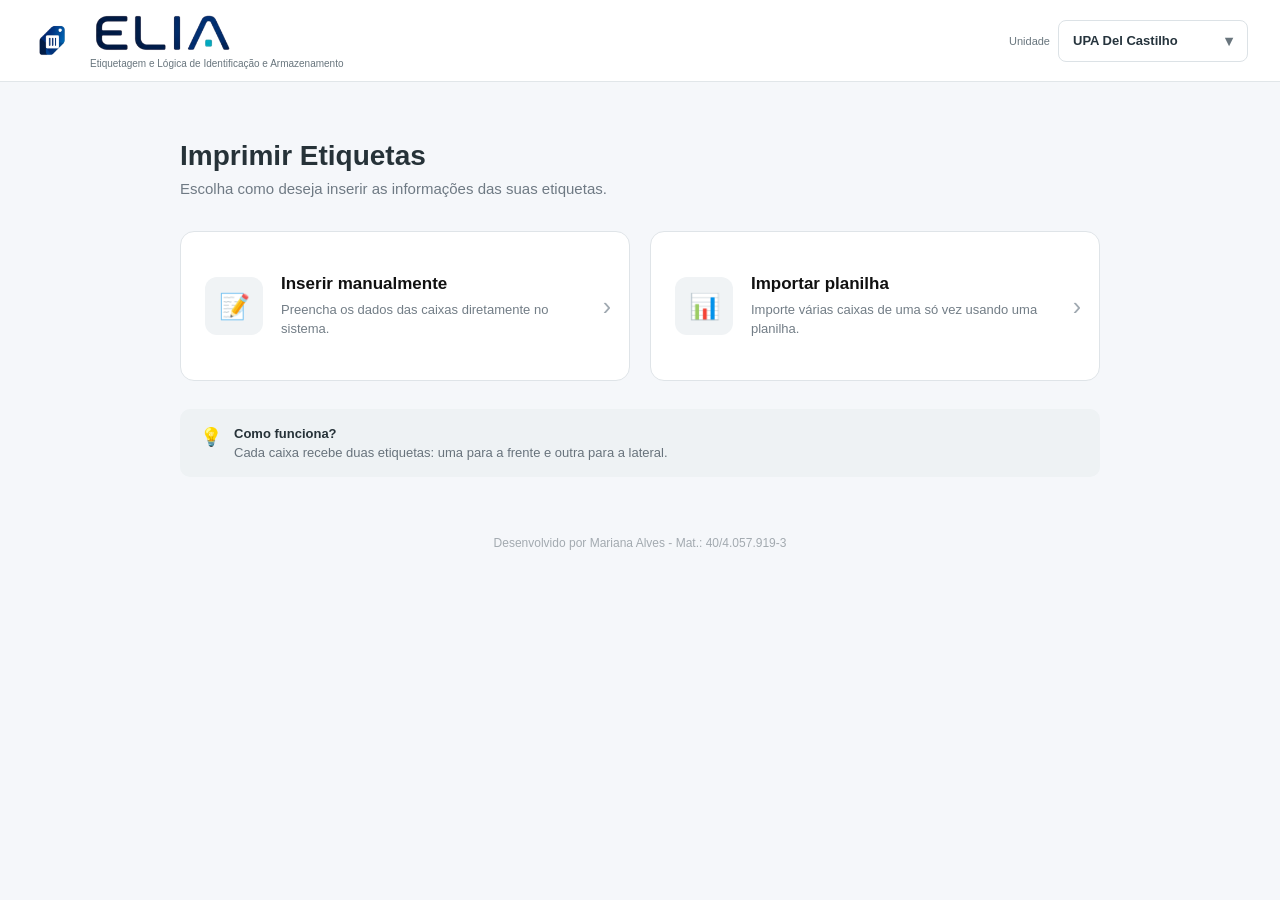
<file: index.html>
<!DOCTYPE html>
<html lang="pt-BR">
<head>
<meta charset="UTF-8">
<meta name="viewport" content="width=device-width, initial-scale=1.0">
<title>ELIA</title>

<script src="https://cdn.sheetjs.com/xlsx-0.20.3/package/dist/xlsx.full.min.js"></script>

<style>
*{box-sizing:border-box;margin:0;padding:0}

html{scroll-behavior:smooth}

body{
  font-family:Arial,Helvetica,sans-serif;
  background:#f5f7fa;
  color:#263238;
  min-height:100vh
}

button,input{
  font-family:inherit
}

button{
  -webkit-tap-highlight-color:transparent
}

/* =========================================================
   CABEÇALHO DO SISTEMA
========================================================= */

.cabecalho-sistema{
  width:100%;
  min-height:82px;
  display:flex;
  align-items:center;
  justify-content:space-between;
  gap:30px;
  padding:10px 32px;
  background:#fff;
  border-bottom:1px solid #e1e6e9
}

.cabecalho-esquerdo{
  display:flex;
  align-items:center;
  gap:16px;
  min-width:0;
  flex:1
}

.logo-sistema{
  width:42px;
  height:42px;
  max-width:42px;
  max-height:42px;
  object-fit:contain;
  display:block;
  flex-shrink:0
}

.logo-fallback{
  display:none;
  align-items:center;
  gap:8px;
  color:#1267a5;
  font-weight:800;
  font-size:18px;
  white-space:nowrap
}

.logo-fallback-mark{
  width:30px;
  height:30px;
  border:3px solid #1267a5;
  border-radius:7px;
  display:flex;
  align-items:center;
  justify-content:center;
  font-size:18px
}

.titulo-sistema{
  display:flex;
  flex-direction:column;
  justify-content:center;
  min-width:0
}

.logo-elia{
  width:145px;
  max-width:145px;
  height:auto;
  max-height:42px;
  object-fit:contain;
  display:block
}

.titulo-sistema span{
  margin-top:4px;
  font-size:10px;
  color:#68757d;
  white-space:nowrap
}

.seletor-unidade{
  position:relative;
  display:flex;
  align-items:center;
  gap:8px;
  flex-shrink:0
}

.rotulo-unidade{
  font-size:11px;
  color:#68757d
}

.botao-unidade{
  min-height:42px;
  min-width:190px;
  padding:0 14px;
  display:flex;
  align-items:center;
  justify-content:space-between;
  gap:10px;
  background:#fff;
  border:1px solid #dce2e6;
  border-radius:8px;
  color:#26343d;
  font-size:13px;
  font-weight:600;
  cursor:pointer
}

.botao-unidade:hover{
  background:#f5f7f8;
  border-color:#b9c2c8
}

.seta-unidade{
  font-size:15px;
  color:#69757d;
  flex-shrink:0
}

.menu-unidades{
  position:absolute;
  top:calc(100% + 7px);
  right:0;
  min-width:190px;
  background:#fff;
  border:1px solid #dce2e6;
  border-radius:8px;
  box-shadow:0 8px 25px rgba(0,0,0,.1);
  padding:6px;
  display:none;
  z-index:1000
}

.menu-unidades.aberto{
  display:block
}

.menu-unidades button{
  width:100%;
  padding:10px 12px;
  background:transparent;
  border:none;
  border-radius:6px;
  text-align:left;
  color:#34414a;
  font-size:12px;
  cursor:pointer
}

.menu-unidades button:hover{
  background:#f2f5f6
}

/* =========================================================
   ESTRUTURA
========================================================= */

.conteudo{
  width:min(920px,calc(100% - 40px));
  margin:0 auto;
  padding:58px 0 30px
}

.boas-vindas{
  margin-bottom:34px
}

.boas-vindas h1,
.cabecalho-pagina h1{
  font-size:28px;
  margin-bottom:8px
}

.boas-vindas p,
.cabecalho-pagina p{
  color:#6f7a84;
  font-size:15px
}

.pagina-inicial{
  display:block
}

.pagina-manual{
  display:none
}

/* =========================================================
   TELA INICIAL
========================================================= */

.opcoes-entrada{
  display:grid;
  grid-template-columns:1fr 1fr;
  gap:20px;
  width:100%
}

.card-opcao{
  position:relative;
  width:100%;
  min-height:150px;
  background:#fff;
  border:1px solid #dfe4e8;
  border-radius:14px;
  padding:24px 48px 24px 24px;
  display:flex;
  align-items:center;
  gap:18px;
  text-align:left;
  cursor:pointer
}

.card-opcao:hover{
  transform:translateY(-2px);
  border-color:#b7c0c8;
  box-shadow:0 8px 22px rgba(0,0,0,.07)
}

.icone-opcao{
  width:58px;
  height:58px;
  min-width:58px;
  border-radius:12px;
  background:#f0f3f5;
  display:flex;
  align-items:center;
  justify-content:center;
  font-size:25px
}

.card-opcao>div:not(.icone-opcao){
  min-width:0;
  flex:1
}

.card-opcao h2{
  font-size:17px;
  margin-bottom:7px;
  color:#111
}

.card-opcao p{
  color:#727d86;
  font-size:13px;
  line-height:1.45
}

.seta-card{
  position:absolute;
  right:18px;
  top:50%;
  transform:translateY(-50%);
  font-size:25px;
  color:#a0a9b1
}

.informacao{
  margin-top:28px;
  background:#eef2f4;
  border-radius:10px;
  padding:17px 20px;
  display:flex;
  align-items:flex-start;
  gap:12px;
  font-size:13px
}

.icone-info{
  font-size:18px
}

.informacao strong{
  display:block;
  margin-bottom:4px
}

.informacao p{
  color:#68737c
}

/* =========================================================
   PÁGINA MANUAL
========================================================= */

.cabecalho-pagina{
  margin-bottom:35px
}

.botao-voltar{
  border:none;
  background:transparent;
  color:#66717a;
  font-size:13px;
  cursor:pointer;
  margin-bottom:20px;
  padding:0
}

.botao-voltar:hover{
  color:#263238
}

/* =========================================================
   FORMULÁRIOS
========================================================= */

.bloco-formulario{
  background:#fff;
  border:1px solid #dfe4e8;
  border-radius:14px;
  padding:28px;
  margin-bottom:20px
}

.titulo-bloco{
  display:flex;
  align-items:center;
  gap:13px;
  margin-bottom:25px
}

.numero-bloco{
  width:32px;
  height:32px;
  border-radius:50%;
  background:#eef2f4;
  display:flex;
  align-items:center;
  justify-content:center;
  font-weight:bold;
  font-size:13px;
  flex-shrink:0
}

.titulo-bloco h2{
  font-size:17px;
  margin-bottom:4px
}

.titulo-bloco p{
  color:#7a858e;
  font-size:12px
}

.grade-formulario{
  display:grid;
  grid-template-columns:1fr 1fr;
  gap:20px
}

.campo{
  display:flex;
  flex-direction:column
}

.campo-grande{
  grid-column:1/-1
}

.campo label{
  font-size:12px;
  font-weight:bold;
  margin-bottom:7px;
  color:#4c5861
}

.campo input{
  height:42px;
  border:1px solid #d6dce1;
  border-radius:8px;
  padding:0 12px;
  outline:none;
  font-size:14px;
  background:#fff
}

.campo input:focus{
  border-color:#8e99a2;
  box-shadow:0 0 0 3px rgba(120,130,140,.08)
}

.opcoes-radio{
  height:42px;
  display:flex;
  align-items:center;
  gap:25px
}

.radio-opcao{
  display:flex;
  align-items:center;
  gap:8px;
  cursor:pointer;
  font-size:14px
}

.radio-opcao input{
  width:16px;
  height:16px
}

.previsao-numeracao{
  margin-top:22px;
  padding:14px 16px;
  border-radius:9px;
  background:#f4f6f7;
  display:flex;
  align-items:center;
  gap:12px
}

.icone-previsao{
  font-size:20px
}

.previsao-numeracao strong{
  display:block;
  font-size:13px;
  margin-bottom:3px
}

.previsao-numeracao p{
  font-size:12px;
  color:#707b84
}

/* =========================================================
   TAMANHOS
========================================================= */

.opcoes-tamanho{
  display:grid;
  grid-template-columns:repeat(3,1fr);
  gap:15px
}

.card-tamanho{
  background:#fff;
  border:1px solid #dfe4e8;
  border-radius:12px;
  padding:18px;
  cursor:pointer;
  text-align:center
}

.card-tamanho:hover{
  border-color:#aab3ba;
  transform:translateY(-2px)
}

.card-tamanho.selecionado{
  border:2px solid #263238;
  background:#f8f9fa
}

.folha-preview{
  width:110px;
  height:80px;
  margin:0 auto 15px;
  background:#f8f9fa;
  border:1px solid #cbd2d7;
  padding:4px;
  display:grid;
  gap:3px
}

.folha-a4{
  grid-template-columns:1fr
}

.folha-a5{
  grid-template-columns:1fr 1fr
}

.folha-a6{
  grid-template-columns:1fr 1fr;
  grid-template-rows:1fr 1fr
}

.etiqueta-mini{
  background:#fff;
  border:1px solid #aeb7be;
  display:flex;
  align-items:center;
  justify-content:center;
  font-size:9px;
  color:#6c767e
}

.informacao-tamanho strong{
  display:block;
  font-size:16px;
  margin-bottom:4px
}

.informacao-tamanho span{
  display:block;
  font-size:11px;
  color:#707b84;
  margin-bottom:7px
}

.informacao-tamanho small{
  font-size:10px;
  color:#9099a0
}

/* =========================================================
   RESUMO
========================================================= */

.resumo-etiqueta{
  background:#eef2f4;
  border-radius:10px;
  padding:17px 20px;
  display:flex;
  align-items:center;
  justify-content:space-between;
  gap:15px;
  margin-top:25px
}

.resumo-etiqueta strong{
  display:block;
  font-size:13px;
  margin-bottom:4px
}

.resumo-etiqueta p{
  font-size:12px;
  color:#6e7982
}

#resumoQuantidade{
  font-weight:bold;
  font-size:13px;
  white-space:nowrap
}

.botao-principal{
  width:100%;
  min-height:50px;
  margin-top:20px;
  border:none;
  border-radius:9px;
  background:#263238;
  color:#fff;
  font-size:14px;
  font-weight:bold;
  cursor:pointer
}

.botao-principal:hover{
  background:#37474f
}

/* =========================================================
   LISTA DE MATERIAIS
========================================================= */

.lista-materiais{
  margin-top:30px
}

.cabecalho-lista{
  margin-bottom:15px
}

.cabecalho-lista h2{
  font-size:18px;
  margin-bottom:5px
}

.cabecalho-lista p{
  font-size:12px;
  color:#727d86
}

 .acoes-lote-materiais{
  display:flex;
  align-items:center;
  justify-content:space-between;
  flex-wrap:wrap;
  gap:10px;
  margin:0 0 14px;
  padding:10px 12px;
  background:#f7f9fb;
  border:1px solid #dfe5e8;
  border-radius:9px
}

.selecionar-todos-materiais{
  display:inline-flex;
  align-items:center;
  gap:8px;
  color:#263238;
  font-size:13px;
  font-weight:600;
  cursor:pointer
}

.selecionar-todos-materiais input,
.checkbox-material-selecao{
  width:17px;
  height:17px;
  margin:0;
  accent-color:#263238;
  cursor:pointer
}

.botao-excluir-selecionados{
  min-height:34px;
  padding:7px 11px;
  border:1px solid #e0b7b7;
  border-radius:7px;
  background:#fff;
  color:#a12626;
  font-size:12px;
  font-weight:600
}

.botao-excluir-selecionados:disabled{
  opacity:.45;
  cursor:not-allowed
}

.item-material{
  display:flex;
  align-items:center;
  justify-content:space-between;
  gap:20px;
  padding:14px 16px;
  margin-bottom:10px;
  background:#fff;
  border:1px solid #dfe5e8;
  border-radius:10px
}

.informacoes-material{
  display:flex;
  align-items:center;
  gap:12px;
  flex:1;
  min-width:0
}

.informacoes-material strong{
  white-space:nowrap
}

.informacoes-material p{
  margin:0;
  white-space:nowrap;
  overflow:hidden;
  text-overflow:ellipsis;
  color:#5f6b73
}

.acoes-material{
  display:flex;
  align-items:center;
  gap:6px;
  flex-shrink:0
}

.acoes-material button{
  width:34px;
  height:34px;
  display:flex;
  align-items:center;
  justify-content:center;
  border:1px solid #d5dce0;
  border-radius:7px;
  background:#fff;
  cursor:pointer
}

.resumo-geral{
  margin-top:15px;
  padding:14px 16px;
  background:#eef2f4;
  border-radius:9px;
  display:flex;
  align-items:center;
  gap:8px;
  font-size:12px
}

/* =========================================================
   PRÉ-VISUALIZAÇÃO
========================================================= */

.area-previsualizacao{
  margin-top:40px;
  background:#fff;
  border:1px solid #dfe4e8;
  border-radius:14px;
  padding:28px
}

.cabecalho-preview{
  display:flex;
  align-items:flex-start;
  justify-content:space-between;
  margin-bottom:28px
}

.eyebrow-preview{
  display:block;
  font-size:10px;
  font-weight:bold;
  letter-spacing:1px;
  color:#89939b;
  margin-bottom:6px
}

.cabecalho-preview h2{
  font-size:20px;
  margin-bottom:5px
}

.cabecalho-preview p{
  font-size:12px;
  color:#727d86
}

.botao-fechar-preview{
  width:32px;
  height:32px;
  border:1px solid #dfe4e8;
  background:#fff;
  border-radius:7px;
  font-size:21px;
  cursor:pointer;
  color:#68737c
}

.container-etiquetas{
  display:flex;
  flex-wrap:wrap;
  justify-content:center;
  gap:25px;
  padding:25px;
  background:#f1f3f5;
  border-radius:10px;
  max-height:700px;
  overflow-y:auto
}

/* =========================================================
   ETIQUETA
========================================================= */

.etiqueta{
  position:relative;
  background:#fff;
  border:1px solid #202428;
  color:#111;
  display:flex;
  flex-direction:column;
  overflow:hidden;
  flex-shrink:0;
  box-shadow:0 3px 10px rgba(0,0,0,.08);
  container-type:inline-size
}

.etiqueta-a4{
  width:420px;
  height:297px
}

.etiqueta-a5{
  width:320px;
  height:226px
}

.etiqueta-a6{
  width:260px;
  height:184px
}

/* =========================================================
   CABEÇALHO DA ETIQUETA
   LOGO À ESQUERDA / UNIDADE À DIREITA
========================================================= */

.etiqueta-cabecalho{
  display:flex;
  align-items:center;
  justify-content:space-between;
  gap:18px;
  padding:10px 22px 6px;
  min-height:54px;
  flex-shrink:0
}

.etiqueta-logo{
  width:105px;
  height:auto;
  max-height:42px;
  object-fit:contain;
  object-position:left center;
  display:block;
  flex:0 0 auto
}

.etiqueta-unidade{
  text-align:right;
  line-height:1.05;
  min-width:0;
  max-width:58%;
  margin-left:auto;
  overflow-wrap:anywhere
}

.etiqueta-unidade strong{
  display:block;
  font-size:clamp(14px,3.8cqw,20px);
  font-weight:800;
  white-space:normal;
  overflow-wrap:anywhere
}

/* =========================================================
   CORPO DA ETIQUETA
   MENOR / CENTRALIZADO / BORDA MAIS GROSSA
========================================================= */

.etiqueta-corpo{
  width:82%;
  align-self:center;
  padding:16px 4.8cqw;
  display:flex;
  flex-direction:column;
  justify-content:center;
  gap:13px;
  flex:0 0 64%;
  min-height:0;
  border:3px solid #111;
  border-radius:12px;
  margin:0 auto 12px
}

.linha-etiqueta{
  display:grid;
  grid-template-columns:max-content minmax(0,1fr);
  align-items:baseline;
  gap:9px;
  line-height:1.15;
  min-width:0
}

.linha-etiqueta .rotulo{
  font-weight:800;
  font-size:clamp(13px,3.4cqw,18px);
  white-space:nowrap
}

.linha-etiqueta .valor{
  font-weight:600;
  font-size:clamp(13px,3.8cqw,20px);
  word-break:break-word;
  overflow-wrap:anywhere;
  min-width:0
}

.linha-qtd{
  margin-top:2px
}

.linha-qtd .rotulo{
  font-size:clamp(14px,3.6cqw,19px)
}

.linha-qtd .valor{
  font-size:clamp(17px,4.6cqw,24px);
  font-weight:800
}

.numeracao-caixa{
  position:absolute;
  right:20px;
  height: 20px;
  bottom:25px;
  font-size:15px !important;
  font-weight:1000;
  background:#fff;
  padding:5px;
  z-index:1
}

.acoes-preview{
  display:flex;
  align-items:center;
  justify-content:space-between;
  gap:15px;
  margin-top:20px
}

.botao-secundario{
  height:45px;
  padding:0 18px;
  background:#fff;
  border:1px solid #d5dbe0;
  border-radius:8px;
  color:#45515a;
  font-size:13px;
  cursor:pointer
}

.botao-imprimir{
  min-height:45px;
  padding:0 22px;
  background:#263238;
  border:1px solid #263238;
  border-radius:8px;
  color:#fff;
  font-size:14px;
  font-weight:bold;
  cursor:pointer;
  -webkit-tap-highlight-color:transparent
}

.botao-imprimir:hover{
  background:#37474f;
}

.botao-imprimir:active{
  transform:scale(.98);
}

.mensagem{
  margin-top:15px;
  padding:12px 15px;
  border-radius:8px;
  background:#fff4d8;
  color:#6b5600;
  font-size:12px;
  display:none
}
/* =========================================================
   AJUSTES SOMENTE DA PRÉ-VISUALIZAÇÃO
   NÃO AFETA A IMPRESSÃO
========================================================= */

@media screen {

  /* Retângulo interno um pouco mais largo */
  #areaPreVisualizacao .etiqueta-corpo{
    width:89%;
  }

  /* Letras um pouco menores */
  #areaPreVisualizacao .linha-etiqueta .rotulo{
    font-size:clamp(11px,3.1cqw,13px);
  }

  #areaPreVisualizacao .linha-etiqueta .valor{
    font-size:clamp(12px,3.1cqw,13px);
  }

  #areaPreVisualizacao .linha-qtd .rotulo{
    font-size:clamp(13px,3.1cqw,13px);
  }

  #areaPreVisualizacao .linha-qtd .valor{
    font-size:clamp(13px,3.1cqw,13px);
  }

}

/* =========================================================
   IMPRESSÃO
========================================================= */

@media print{

  @page{
    margin:0;
    size:auto
  }

  html,
  body{
    margin:0 !important;
    padding:0 !important;
    background:#fff !important;
    width:100% !important;
    min-height:0 !important
  }

  body *{
    visibility:hidden !important
  }

  #areaPreVisualizacao,
  #areaPreVisualizacao *{
    visibility:visible !important
  }

  .pagina-manual{
    display:block !important;
    width:100% !important;
    margin:0 !important;
    padding:0 !important
  }

  .area-previsualizacao{
    display:block !important;
    position:absolute !important;
    top:0 !important;
    left:0 !important;
    width:100% !important;
    margin:0 !important;
    padding:0 !important;
    border:none !important;
    border-radius:0 !important;
    background:#fff !important;
    box-shadow:none !important
  }

  .cabecalho-preview,
  .acoes-preview{
    display:none !important
  }

  .container-etiquetas{
    display:grid !important;
    gap:0 !important;
    justify-content:start !important;
    align-content:start !important;
    width:297mm !important;
    max-width:none !important;
    max-height:none !important;
    overflow:visible !important;
    padding:0 !important;
    margin:0 !important;
    background:#fff !important;
    border:none !important
  }

  /* A6 = 4 etiquetas por folha */
  .container-etiquetas[data-tamanho="A6"]{
    grid-template-columns:148.5mm 148.5mm !important;
    grid-auto-rows:105mm !important
  }

  /* A5 = 2 etiquetas por folha */
  .container-etiquetas[data-tamanho="A5"]{
    width:210mm !important;
    grid-template-columns:210mm !important;
    grid-auto-rows:148.5mm !important
  }

  /* A4 = 1 etiqueta por folha */
  .container-etiquetas[data-tamanho="A4"]{
    width:297mm !important;
    grid-template-columns:297mm !important;
    grid-auto-rows:210mm !important
  }

  .etiqueta{
    box-shadow:none !important;
    break-inside:avoid !important;
    page-break-inside:avoid !important;
    margin:0 !important;
    display:flex !important;
    flex-direction:column !important
  }

  .etiqueta-a4{
    width:297mm !important;
    height:210mm !important
  }

  .etiqueta-a5{
    width:210mm !important;
    height:148.5mm !important
  }

  .etiqueta-a6{
    width:148.5mm !important;
    height:105mm !important
  }

  .container-etiquetas[data-tamanho="A4"] .etiqueta:not(:last-child){
    break-after:page !important;
    page-break-after:always !important
  }

  .container-etiquetas[data-tamanho="A5"] .etiqueta:nth-child(2n):not(:last-child){
    break-after:page !important;
    page-break-after:always !important
  }

  .container-etiquetas[data-tamanho="A6"] .etiqueta:nth-child(4n):not(:last-child){
    break-after:page !important;
    page-break-after:always !important
  }

  button{
    display:none !important
  }

}

 /* =======================================================
   GARANTIA DO LAYOUT NA IMPRESSÃO
   ATENÇÃO:
   Todas as alterações abaixo são exclusivas da impressão.
   A pré-visualização permanece intacta.
======================================================= */

@media print {

  /* -------------------------------------------------------
     CABEÇALHO DA ETIQUETA
     Logo à esquerda + nome da unidade à direita
  ------------------------------------------------------- */

  .etiqueta-cabecalho {
    display: flex !important;
    align-items: center !important;
    justify-content: space-between !important;

    width: 100% !important;
    box-sizing: border-box !important;

    gap: 12px !important;
    padding: 7px 16px 4px !important;

    min-height: 100px !important;
  }


  /* Logo maior e presa ao lado esquerdo */

  .etiqueta-logo {
    width: 100px !important;
    max-width: 170px !important;
    height: 100 !important;
    max-height: 80px !important;

    object-fit: 100 !important;
    object-position: 100 !important;

    flex: 50 !important;
  }


  /* Nome da unidade maior e alinhado à direita */

  .etiqueta-unidade {
    text-align: 70 !important;

    max-width: 80% !important;

    margin-left: 70 !important;
    margin-right: 100 !important;

    line-height: 1 !important;

    flex: 50 !important;
  }


  .etiqueta-unidade strong {
    font-size: 30px !important;
    line-height: 1 !important;

    font-weight: 800 !important;
  }


  /* -------------------------------------------------------
     RETÂNGULO PRINCIPAL
     
     Maior largura
     Linha mais grossa
     Centralizado horizontalmente
     Posicionado mais para a parte inferior
  ------------------------------------------------------- */

  .etiqueta-corpo {
    width: 90% !important;

    box-sizing: 100 !important;

    align-self: 100 !important;

    /*
      O "auto" no margin-top faz o retângulo descer
      dentro da etiqueta, deixando-o predominantemente
      na parte inferior.
    */
    margin-top: 90 !important;
    margin-left: auto !important;
    margin-right: auto !important;
    margin-bottom: 20px !important;

    /*
      Aumenta a altura ocupada pelo retângulo,
      mas preserva espaço para o cabeçalho.
    */
    flex: 0 0 68% !important;

    min-height: 0 !important;

    padding: 13px 18px !important;

    /*
      Linha mais grossa
    */
    border: 4px solid #111 !important;

    border-radius: 11px !important;

    /*
      Espaçamento entre as linhas
    */
    gap: 7px !important;

    overflow: hidden !important;
  }


  /* -------------------------------------------------------
     LINHAS DAS INFORMAÇÕES
  ------------------------------------------------------- */

  .linha-etiqueta {
    display: grid !important;

    grid-template-columns: max-content minmax(0, 1fr) !important;

    align-items: baseline !important;

    column-gap: 3px !important;

    /*
      Espaçamento vertical entre as informações
    */
    row-gap: 10px !important;

    line-height: 3 !important;
  }


  /* -------------------------------------------------------
     RÓTULOS
     NOME:
     LOTE:
     VALIDADE:
  ------------------------------------------------------- */

  .linha-etiqueta .rotulo {
    font-size: 27px !important;

    line-height: 2 !important;

    font-weight: 700 !important;

    white-space: nowrap !important;
  }


  /* -------------------------------------------------------
     VALORES / DESCRIÇÃO DO ITEM
  ------------------------------------------------------- */

  .linha-etiqueta .valor {
    font-size: 27px !important;

    line-height: 2 !important;

    font-weight: 700 !important;

    min-width: 0 !important;

    /*
      Permite que descrições maiores ocupem o espaço
      disponível sem estourar o retângulo.
    */
    overflow-wrap: break-word !important;
    word-break: normal !important;
  }


  /* -------------------------------------------------------
     QUANTIDADE
     Um pouco maior que as demais informações
  ------------------------------------------------------- */

  .linha-qtd .rotulo {
    font-size: 27px !important;

    line-height: 2 !important;

    font-weight: 700 !important;
  }


  .linha-qtd .valor {
    font-size: 27px !important;

    line-height: 2 !important;

    font-weight: 700 !important;
  }


  /* -------------------------------------------------------
     NUMERAÇÃO DAS PÁGINAS / ETIQUETAS
     
     Mantém a posição atual, mas aumenta o tamanho.
     
     O código contempla os nomes de classe mais comuns
     usados pelo sistema.
  ------------------------------------------------------- */

  /* Numeração real da caixa: 1/20, 2/20 etc. */
  .numeracao-caixa {
    font-size: 32px !important;
    line-height: 1.1 !important;
    font-weight: 900 !important;
    white-space: nowrap !important;
    height: auto !important;
    min-height: 0 !important;
    padding: 6px 8px !important;
    right: 20px !important;
    bottom: 25px !important;
  }

}

/* =========================================================
   RODAPÉ
========================================================= */

footer{
  width:100%;
  padding:18px 15px 24px;
  margin:10px auto 0;
  color:#a3aab0;
  font-size:12px;
  line-height:1.4;
  text-align:center;
}

/* =========================================================
   RESPONSIVO - COMPUTADOR, TABLET E CELULAR
   Regras de tela separadas das regras de impressão.
========================================================= */

@media screen and (max-width:900px){

  .cabecalho-sistema{
    flex-direction:column;
    align-items:stretch;
    padding:15px 20px;
    gap:15px
  }

  .cabecalho-esquerdo{
    width:100%
  }

  .logo-sistema{
    width:38px;
    height:38px
  }

  .logo-elia{
    width:125px;
    max-height:36px
  }

  .titulo-sistema span{
    font-size:9px
  }

  .seletor-unidade{
    width:100%
  }

  .rotulo-unidade{
    display:none
  }

  .botao-unidade,
  .menu-unidades{
    width:100%
  }

  .conteudo{
    width:calc(100% - 30px);
    padding-top:35px
  }

  .boas-vindas h1{
    font-size:24px
  }

  .opcoes-entrada,
  .grade-formulario,
  .opcoes-tamanho{
    grid-template-columns:1fr
  }

  .campo-grande{
    grid-column:auto
  }

  .resumo-etiqueta{
    align-items:flex-start;
    flex-direction:column
  }

  .area-previsualizacao{
    padding:18px
  }

  .container-etiquetas{
    padding:15px
  }

  .etiqueta-a4{
    width:330px;
    height:233px
  }

  .etiqueta-a5{
    width:290px;
    height:205px
  }

  .etiqueta-a6{
    width:250px;
    height:177px
  }

  .acoes-preview{
    flex-direction:column-reverse;
    align-items:stretch
  }

  .botao-secundario{
    width:100%
  }

  .item-material{
    display:grid;
    grid-template-columns:22px minmax(0,1fr) auto;
    align-items:center;
    gap:10px;
    padding:12px
  }

  .informacoes-material{
    display:block;
    width:auto;
    min-width:0
  }

  .informacoes-material strong{
    display:block;
    white-space:normal;
    overflow-wrap:anywhere;
    margin-bottom:4px
  }

  .informacoes-material p{
    white-space:normal;
    overflow-wrap:anywhere;
    line-height:1.4
  }

  .acoes-material{
    width:auto;
    gap:5px
  }

  .acoes-lote-materiais{
    align-items:stretch;
    flex-direction:column
  }

  .botao-excluir-selecionados{
    width:100%;
    min-height:40px
  }
}

@media screen and (max-width:480px){
  .cabecalho-sistema{
    padding:12px 14px;
    gap:12px
  }

  .cabecalho-esquerdo{
    gap:10px
  }

  .logo-sistema{
    width:34px;
    height:34px
  }

  .logo-elia{
    width: min(115px, 34vw);
    max-width:115px;
    max-height:34px
  }

  .titulo-sistema span{
    font-size:8px;
    white-space:normal
  }

  .botao-unidade{
    min-width:0;
    min-height:44px;
    font-size:14px
  }

  .conteudo{
    width:calc(100% - 28px);
    padding:28px 0 20px
  }

  .boas-vindas{
    margin-bottom:22px
  }

  .boas-vindas h1,
  .cabecalho-pagina h1{
    font-size:25px;
    line-height:1.2
  }

  .boas-vindas p,
  .cabecalho-pagina p{
    font-size:14px;
    line-height:1.45
  }

  .card-opcao{
    min-height:132px;
    padding:18px 42px 18px 16px;
    gap:13px
  }

  .icone-opcao{
    width:52px;
    height:52px;
    min-width:52px;
    font-size:23px
  }

  .card-opcao h2{
    font-size:16px
  }

  .card-opcao p{
    font-size:13px
  }

  .bloco-formulario,
  .area-previsualizacao{
    padding:16px
  }

  .grade-formulario{
    gap:14px
  }

  .opcoes-tamanho{
    gap:10px
  }

  .card-tamanho{
    padding:14px 10px
  }

  .container-etiquetas{
    padding:10px;
    gap:14px
  }

  .etiqueta-a4,
  .etiqueta-a5,
  .etiqueta-a6{
    max-width:100%
  }

  .acoes-preview{
    gap:10px
  }

  .resumo-etiqueta{
    padding:14px
  }

  footer{
    padding:16px 12px 22px;
    margin-top:4px;
    font-size:11px
  }
}
</style>
</head>

<body>

<header class="cabecalho-sistema">

  <div class="cabecalho-esquerdo">

  <img
  src="./logo-elia.png"
  alt="Isotipo ELIA"
  class="logo-sistema"
  id="logoSistema"
>

<div class="logo-fallback" id="logoFallback">
  <span class="logo-fallback-mark">+</span>
  <span>Rio Saúde</span>
</div>

<div class="titulo-sistema">

  <img
    src="./elia.png"
    alt="ELIA"
    class="logo-elia"
    id="logoElia"
  >
      <span>
        Etiquetagem e Lógica de Identificação e Armazenamento
      </span>

    </div>

  </div>

  <div class="seletor-unidade">

    <span class="rotulo-unidade">
      Unidade
    </span>

    <button
      id="seletorUnidade"
      class="botao-unidade"
      type="button"
    >
      <span id="unidadeAtual">
        UPA Del Castilho
      </span>

      <span class="seta-unidade">
        ▾
      </span>
    </button>

    <div
      id="menuUnidades"
      class="menu-unidades"
    >

      <button
        type="button"
        data-unidade="UPA Del Castilho"
      >
        UPA Del Castilho
      </button>

      <button
        type="button"
        data-unidade="UPA Madureira"
      >
        UPA Madureira
      </button>

      <button
        type="button"
        data-unidade="UPA Realengo"
      >
        UPA Realengo
      </button>

      <button
        type="button"
        data-unidade="Sede"
      >
        Sede
      </button>

    </div>

  </div>

</header>

<main>

<section
  id="paginaInicial"
  class="conteudo pagina-inicial"
>

  <div class="boas-vindas">

    <h1>
      Imprimir Etiquetas
    </h1>

    <p>
      Escolha como deseja inserir as informações das suas etiquetas.
    </p>

  </div>

  <section class="opcoes-entrada">

    <button
      class="card-opcao"
      id="manualBtn"
      type="button"
    >

      <div class="icone-opcao">
        📝
      </div>

      <div>

        <h2>
          Inserir manualmente
        </h2>

        <p>
          Preencha os dados das caixas diretamente no sistema.
        </p>

      </div>

      <span class="seta-card">
        ›
      </span>

    </button>

    <button
      class="card-opcao"
      id="planilhaBtn"
      type="button"
    >

      <div class="icone-opcao">
        📊
      </div>

      <div>

        <h2>
          Importar planilha
        </h2>

        <p>
          Importe várias caixas de uma só vez usando uma planilha.
        </p>

      </div>

      <span class="seta-card">
        ›
      </span>

    </button>

    <input
      type="file"
      id="arquivoPlanilha"
      accept=".xls,.xlsx,.csv,.txt"
      hidden
    >

  </section>

  <section class="informacao">

    <div class="icone-info">
      💡
    </div>

    <div>

      <strong>
        Como funciona?
      </strong>

      <p>
        Cada caixa recebe duas etiquetas: uma para a frente e outra para a lateral.
      </p>

    </div>

  </section>

</section>


<section
  id="paginaManual"
  class="conteudo pagina-manual"
>

  <div class="cabecalho-pagina">

    <button
      id="voltarManual"
      class="botao-voltar"
      type="button"
    >
      ← Voltar
    </button>

    <div>

      <h1>
        Nova etiqueta
      </h1>

      <p>
        Preencha as informações da caixa.
      </p>

    </div>

  </div>


  <!-- =====================================================
       BLOCO 1
  ====================================================== -->

  <section class="bloco-formulario">

    <div class="titulo-bloco">

      <span class="numero-bloco">
        1
      </span>

      <div>

        <h2>
          Dados do produto
        </h2>

        <p>
          Essas informações serão impressas na etiqueta.
        </p>

      </div>

    </div>

    <div class="grade-formulario">

      <div class="campo campo-grande">

        <label for="nomeProduto">
          Nome do produto
        </label>

        <input
          type="text"
          id="nomeProduto"
          placeholder="Ex.: Equipo Bureta Desc. 150ml"
        >

      </div>

      <div class="campo">

        <label for="lote">
          Lote
        </label>

        <input
          type="text"
          id="lote"
          placeholder="Ex.: E03-1"
        >

      </div>

      <div class="campo">

        <label for="validade">
          Validade
        </label>

        <input
          type="text"
          id="validade"
          placeholder="MM/AAAA"
          maxlength="7"
          inputmode="numeric"
          autocomplete="off"
        >

      </div>

      <div class="campo">

        <label for="qtdProdutos">
          Quantidade de produtos na caixa
        </label>

        <input
          type="number"
          id="qtdProdutos"
          min="1"
          placeholder="Ex.: 500"
        >

      </div>

    </div>

  </section>


  <!-- =====================================================
       BLOCO 2
  ====================================================== -->

  <section class="bloco-formulario">

    <div class="titulo-bloco">

      <span class="numero-bloco">
        2
      </span>

      <div>

        <h2>
          Identificação das caixas
        </h2>

        <p>
          Informe quantas caixas receberão etiquetas.
        </p>

      </div>

    </div>

    <div class="grade-formulario">

      <div class="campo">

        <label for="qtdCaixas">
          Quantidade de caixas
        </label>

        <input
          type="number"
          id="qtdCaixas"
          min="1"
          placeholder="Ex.: 17"
        >

      </div>

      <div class="campo">

        <label>
          Numerar caixas?
        </label>

        <div class="opcoes-radio">

          <label class="radio-opcao">

            <input
              type="radio"
              name="numerarCaixas"
              value="nao"
              checked
            >

            <span>
              Não
            </span>

          </label>

          <label class="radio-opcao">

            <input
              type="radio"
              name="numerarCaixas"
              value="sim"
            >

            <span>
              Sim
            </span>

          </label>

        </div>

      </div>

    </div>

    <div
      id="previsaoNumeracao"
      class="previsao-numeracao"
      style="display:none"
    >

      <span class="icone-previsao">
        🔢
      </span>

      <div>

        <strong>
          Numeração das caixas
        </strong>

        <p id="textoNumeracao">
          1/17 → 17/17
        </p>

      </div>

    </div>

  </section>


  <!-- =====================================================
       BLOCO 3
  ====================================================== -->

  <section class="bloco-formulario">

    <div class="titulo-bloco">

      <span class="numero-bloco">
        3
      </span>

      <div>

        <h2>
          Tamanho da etiqueta
        </h2>

        <p>
          Escolha como as etiquetas serão organizadas na folha.
        </p>

      </div>

    </div>

    <div class="opcoes-tamanho">

      <button
        type="button"
        class="card-tamanho"
        data-tamanho="A4"
      >

        <div class="folha-preview folha-a4">

          <div class="etiqueta-mini">
            A4
          </div>

        </div>

        <div class="informacao-tamanho">

          <strong>
            A4
          </strong>

          <span>
            29,7 × 21 cm
          </span>

          <small>
            1 etiqueta por folha
          </small>

        </div>

      </button>


      <button
        type="button"
        class="card-tamanho"
        data-tamanho="A5"
      >

        <div class="folha-preview folha-a5">

          <div class="etiqueta-mini">
            A5
          </div>

          <div class="etiqueta-mini">
            A5
          </div>

        </div>

        <div class="informacao-tamanho">

          <strong>
            A5
          </strong>

          <span>
            21 × 14,8 cm
          </span>

          <small>
            2 etiquetas por folha
          </small>

        </div>

      </button>


      <button
        type="button"
        class="card-tamanho"
        data-tamanho="A6"
      >

        <div class="folha-preview folha-a6">

          <div class="etiqueta-mini">
            A6
          </div>

          <div class="etiqueta-mini">
            A6
          </div>

          <div class="etiqueta-mini">
            A6
          </div>

          <div class="etiqueta-mini">
            A6
          </div>

        </div>

        <div class="informacao-tamanho">

          <strong>
            A6
          </strong>

          <span>
            14,8 × 10,5 cm
          </span>

          <small>
            4 etiquetas por folha
          </small>

        </div>

      </button>

    </div>

    <input
      type="hidden"
      id="tamanhoSelecionado"
      value=""
    >

  </section>


  <!-- =====================================================
       RESUMO
  ====================================================== -->

  <section
    id="resumoEtiqueta"
    class="resumo-etiqueta"
  >

    <div>

      <strong>
        Material atual
      </strong>

      <p>
        Preencha os dados acima e clique em "+ Inserir" para adicionar este material à lista.
      </p>

    </div>

    <span id="resumoQuantidade">
      0 etiquetas
    </span>

  </section>


  <button
    id="adicionarMaterialBtn"
    class="botao-principal"
    type="button"
  >
    ＋ Inserir
  </button>


  <!-- =====================================================
       LISTA DE MATERIAIS
  ====================================================== -->

  <section
    id="listaMateriais"
    class="lista-materiais"
    style="display:none"
  >

    <div class="cabecalho-lista">

      <h2>
        Materiais adicionados
      </h2>

      <p>
        Confira os materiais antes de gerar as etiquetas.
      </p>

    </div>

    <div class="acoes-lote-materiais">
      <label class="selecionar-todos-materiais">
        <input id="selecionarTodosMateriais" type="checkbox">
        <span>Selecionar tudo</span>
      </label>

      <button
        id="excluirSelecionadosBtn"
        class="botao-excluir-selecionados"
        type="button"
        disabled
      >
        🗑️ Excluir selecionados (<span id="quantidadeSelecionados">0</span>)
      </button>
    </div>

    <div id="itensMateriais"></div>

    <div
      id="resumoGeral"
      class="resumo-geral"
    >

      <strong id="resumoMateriais">
        0 materiais
      </strong>

      <span>
        •
      </span>

      <strong id="resumoCaixas">
        0 caixas
      </strong>

      <span>
        •
      </span>

      <strong id="resumoEtiquetas">
        0 etiquetas
      </strong>

    </div>

  </section>


  <button
    id="emitirBtn"
    class="botao-principal botao-gerar"
    type="button"
  >
    🏷️ Gerar etiquetas
  </button>


  <div
    id="mensagem"
    class="mensagem"
  ></div>


  <!-- =====================================================
       PRÉ-VISUALIZAÇÃO
  ====================================================== -->

  <section
    id="areaPreVisualizacao"
    class="area-previsualizacao"
    style="display:none"
  >

    <div class="cabecalho-preview">

      <div>

        <span class="eyebrow-preview">
          PRÉ-VISUALIZAÇÃO
        </span>

        <h2>
          Suas etiquetas
        </h2>

        <p>
          Confira as informações antes de gerar o arquivo para impressão.
        </p>

      </div>

      <button
        id="fecharPreview"
        class="botao-fechar-preview"
        type="button"
      >
        ×
      </button>

    </div>


    <div
      id="containerEtiquetas"
      class="container-etiquetas"
    ></div>


    <div class="acoes-preview">

      <button
        id="editarEtiquetas"
        class="botao-secundario"
        type="button"
      >
        ← Editar informações
      </button>

      <button
        id="imprimirEtiquetas"
        class="botao-imprimir"
        type="button"
      >
        🖨️ Imprimir
      </button>

    </div>

  </section>

</section>

</main>

<footer class="rodape">
            Desenvolvido por Mariana Alves - Mat.: 40/4.057.919-3
        </footer>

<script>

document.addEventListener("DOMContentLoaded",()=>{

  const $ = id => document.getElementById(id);

  const paginaInicial = $("paginaInicial");
  const paginaManual = $("paginaManual");
  const menuUnidades = $("menuUnidades");
  const unidadeAtual = $("unidadeAtual");

  const materiais = [];

  let etiquetasGeradas = [];


  /* ========================================================
     MENSAGENS
  ======================================================== */

  function mostrarMensagem(texto){

    const box = $("mensagem");

    box.textContent = texto;
    box.style.display = "block";

    clearTimeout(window._msgTimer);

    window._msgTimer = setTimeout(
      () => box.style.display = "none",
      5000
    );

  }


  /* ========================================================
     NAVEGAÇÃO
  ======================================================== */

  function abrirManual(){

    paginaInicial.style.display = "none";

    paginaManual.style.display = "block";

    window.scrollTo({
      top:0,
      behavior:"smooth"
    });

  }


  function voltarInicio(){

    paginaManual.style.display = "none";

    paginaInicial.style.display = "block";

    $("areaPreVisualizacao").style.display = "none";

    window.scrollTo({
      top:0,
      behavior:"smooth"
    });

  }


  $("manualBtn").addEventListener(
    "click",
    abrirManual
  );


  $("voltarManual").addEventListener(
    "click",
    voltarInicio
  );


  /* ========================================================
     UNIDADES
  ======================================================== */

  $("seletorUnidade").addEventListener(
    "click",
    e => {

      e.stopPropagation();

      menuUnidades.classList.toggle("aberto");

    }
  );


  menuUnidades
    .querySelectorAll("button")
    .forEach(btn => {

      btn.addEventListener(
        "click",
        () => {

          unidadeAtual.textContent =
            btn.dataset.unidade;

          menuUnidades.classList.remove(
            "aberto"
          );

          atualizarResumoAtual();

        }
      );

    });


  document.addEventListener(
    "click",
    e => {

      if(
        !e.target.closest(".seletor-unidade")
      ){

        menuUnidades.classList.remove(
          "aberto"
        );

      }

    }
  );


  /* ========================================================
     LOGOS
  ======================================================== */

  $("logoSistema").addEventListener(
    "error",
    function(){

      this.style.display = "none";

      $("logoFallback").style.display =
        "flex";

    }
  );


  $("logoElia").addEventListener(
    "error",
    function(){

      this.style.display = "none";

    }
  );


  /* ========================================================
     VALIDADE
  ======================================================== */

  $("validade").addEventListener(
    "input",
    function(){

      let v =
        this.value
          .replace(/\D/g,"")
          .slice(0,6);

      if(v.length > 2){

        v =
          v.slice(0,2) +
          "/" +
          v.slice(2);

      }

      this.value = v;

    }
  );


  /* ========================================================
     NUMERAÇÃO
  ======================================================== */

  document
    .querySelectorAll(
      'input[name="numerarCaixas"]'
    )
    .forEach(
      radio => {

        radio.addEventListener(
          "change",
          atualizarPrevisao
        );

      }
    );


  $("qtdCaixas").addEventListener(
    "input",
    () => {

      atualizarPrevisao();
      atualizarResumoAtual();

    }
  );


  $("qtdProdutos").addEventListener(
    "input",
    atualizarResumoAtual
  );


  function atualizarPrevisao(){

    const qtd =
      Math.max(
        0,
        parseInt(
          $("qtdCaixas").value,
          10
        ) || 0
      );


    const sim =
      document.querySelector(
        'input[name="numerarCaixas"]:checked'
      )?.value === "sim";


    $("previsaoNumeracao").style.display =
      sim && qtd > 0
        ? "flex"
        : "none";


    if(sim && qtd > 0){

      $("textoNumeracao").textContent =
        `1/${qtd} → ${qtd}/${qtd}`;

    }

  }


  /* ========================================================
     TAMANHO
  ======================================================== */

  document
    .querySelectorAll(".card-tamanho")
    .forEach(card => {

      card.addEventListener(
        "click",
        () => {

          document
            .querySelectorAll(".card-tamanho")
            .forEach(
              c =>
                c.classList.remove(
                  "selecionado"
                )
            );


          card.classList.add(
            "selecionado"
          );


          $("tamanhoSelecionado").value =
            card.dataset.tamanho;


          atualizarResumoAtual();

        }
      );

    });


  /* ========================================================
     DADOS DO FORMULÁRIO
  ======================================================== */

  function obterDadosFormulario(){

    return {

      nomeProduto:
        $("nomeProduto")
          .value
          .trim(),

      lote:
        $("lote")
          .value
          .trim(),

      validade:
        $("validade")
          .value
          .trim(),

      qtdProdutos:
        Math.max(
          0,
          parseInt(
            $("qtdProdutos").value,
            10
          ) || 0
        ),

      qtdCaixas:
        Math.max(
          0,
          parseInt(
            $("qtdCaixas").value,
            10
          ) || 0
        ),

      numerar:
        document.querySelector(
          'input[name="numerarCaixas"]:checked'
        )?.value === "sim",

      tamanho:
        $("tamanhoSelecionado").value,

      unidade:
        unidadeAtual
          .textContent
          .trim()

    };

  }


  function atualizarResumoAtual(){

    const d =
      obterDadosFormulario();

    const quantidade =
      d.qtdCaixas * 2;

    $("resumoQuantidade").textContent =
      quantidade +
      (
        quantidade === 1
          ? " etiqueta"
          : " etiquetas"
      );

  }


  /* ========================================================
     VALIDAÇÃO
  ======================================================== */

  function validarDados(d){

    if(!d.nomeProduto)
      return "Informe o nome do produto.";

    if(!d.lote)
      return "Informe o lote.";

    if(!/^\d{2}\/\d{4}$/.test(d.validade))
      return "Informe a validade no formato MM/AAAA.";

    if(d.qtdProdutos < 1)
      return "Informe a quantidade de produtos na caixa.";

    if(d.qtdCaixas < 1)
      return "Informe a quantidade de caixas.";

    if(!d.tamanho)
      return "Escolha o tamanho da etiqueta.";

    return "";

  }


  /* ========================================================
     ESCAPAR HTML
  ======================================================== */

  function escapar(texto){

    return String(texto ?? "")
      .replace(
        /[&<>"']/g,
        c => ({
          "&":"&amp;",
          "<":"&lt;",
          ">":"&gt;",
          '"':"&quot;",
          "'":"&#039;"
        }[c])
      );

  }


  /* ========================================================
     LISTA DE MATERIAIS
  ======================================================== */

  const materiaisSelecionados = new Set();

  function atualizarControlesSelecao(){
    const total = materiais.length;
    const selecionados = materiaisSelecionados.size;
    const selecionarTodos = $("selecionarTodosMateriais");
    const excluirSelecionados = $("excluirSelecionadosBtn");
    const quantidade = $("quantidadeSelecionados");

    if(quantidade){
      quantidade.textContent = selecionados;
    }
    if(excluirSelecionados){
      excluirSelecionados.disabled = selecionados === 0;
    }
    if(selecionarTodos){
      selecionarTodos.checked = total > 0 && selecionados === total;
      selecionarTodos.indeterminate = selecionados > 0 && selecionados < total;
      selecionarTodos.disabled = total === 0;
    }
  }

  function excluirMateriaisSelecionados(){
    if(!materiaisSelecionados.size) return;

    const indices = Array.from(materiaisSelecionados).sort((a,b) => b-a);
    indices.forEach(index => {
      if(index >= 0 && index < materiais.length){
        materiais.splice(index, 1);
      }
    });

    materiaisSelecionados.clear();
    atualizarLista();
  }

  function atualizarLista(){

    const lista =
      $("listaMateriais");

    const box =
      $("itensMateriais");

    const selecionarTodos = $("selecionarTodosMateriais");
    const excluirSelecionados = $("excluirSelecionadosBtn");

    if(selecionarTodos && !selecionarTodos.dataset.eventoConfigurado){
      selecionarTodos.dataset.eventoConfigurado = "1";
      selecionarTodos.onchange = () => {
        materiaisSelecionados.clear();
        if(selecionarTodos.checked){
          materiais.forEach((m,index) => materiaisSelecionados.add(index));
        }
        atualizarLista();
      };
    }

    if(excluirSelecionados && !excluirSelecionados.dataset.eventoConfigurado){
      excluirSelecionados.dataset.eventoConfigurado = "1";
      excluirSelecionados.onclick = excluirMateriaisSelecionados;
    }

    box.innerHTML = "";


    if(!materiais.length){

      lista.style.display = "none";
      materiaisSelecionados.clear();
      atualizarControlesSelecao();

      return;

    }


    lista.style.display = "block";


    materiais.forEach(
      (m,index) => {

        const item =
          document.createElement("div");

        item.className =
          "item-material";


        const selecao =
          document.createElement("input");

        selecao.type = "checkbox";
        selecao.className = "checkbox-material-selecao";
        selecao.setAttribute("aria-label", "Selecionar " + m.nomeProduto);
        selecao.checked = materiaisSelecionados.has(index);
        selecao.onchange = () => {
          if(selecao.checked){
            materiaisSelecionados.add(index);
          }else{
            materiaisSelecionados.delete(index);
          }
          atualizarControlesSelecao();
        };

        const info =
          document.createElement("div");

        info.className =
          "informacoes-material";


        info.innerHTML =
          "<strong>" +
          escapar(m.nomeProduto) +
          "</strong>" +

          "<p>" +
          "Lote: " +
          escapar(m.lote) +
          " • Validade: " +
          escapar(m.validade) +
          " • " +
          m.qtdCaixas +
          " caixa(s) • " +
          m.tamanho +
          "</p>";


        const acoes =
          document.createElement("div");

        acoes.className =
          "acoes-material";


        const editar =
          document.createElement("button");

        editar.type = "button";
        editar.title = "Editar";
        editar.textContent = "✏️";


        editar.onclick =
          () => editarMaterial(index);


        const remover =
          document.createElement("button");

        remover.type = "button";
        remover.title = "Remover";
        remover.textContent = "🗑️";


        remover.onclick =
          () => {

            materiais.splice(
              index,
              1
            );

            atualizarLista();

          };


        acoes.append(
          editar,
          remover
        );


        item.append(
          selecao,
          info,
          acoes
        );


        box.appendChild(item);

      }
    );


    const caixas =
      materiais.reduce(
        (s,m) =>
          s + m.qtdCaixas,
        0
      );


    const etiquetas =
      caixas * 2;


    $("resumoMateriais").textContent =
      materiais.length +
      (
        materiais.length === 1
          ? " material"
          : " materiais"
      );


    $("resumoCaixas").textContent =
      caixas +
      (
        caixas === 1
          ? " caixa"
          : " caixas"
      );


    $("resumoEtiquetas").textContent =
      etiquetas +
      (
        etiquetas === 1
          ? " etiqueta"
          : " etiquetas"
      );

    atualizarControlesSelecao();

  }


  /* ========================================================
     EDITAR MATERIAL
  ======================================================== */

  function editarMaterial(index){

    const m =
      materiais[index];


    $("nomeProduto").value =
      m.nomeProduto;

    $("lote").value =
      m.lote;

    $("validade").value =
      m.validade;

    $("qtdProdutos").value =
      m.qtdProdutos;

    $("qtdCaixas").value =
      m.qtdCaixas;


    document.querySelector(
      `input[name="numerarCaixas"][value="${m.numerar ? "sim" : "nao"}"]`
    ).checked = true;


    document
      .querySelectorAll(".card-tamanho")
      .forEach(
        c =>
          c.classList.toggle(
            "selecionado",
            c.dataset.tamanho === m.tamanho
          )
      );


    $("tamanhoSelecionado").value =
      m.tamanho;


    materiais.splice(
      index,
      1
    );


    atualizarLista();
    atualizarPrevisao();
    atualizarResumoAtual();


    window.scrollTo({
      top:0,
      behavior:"smooth"
    });

  }


  /* ========================================================
     LIMPAR FORMULÁRIO
  ======================================================== */

  function limparFormulario(){

    [
      "nomeProduto",
      "lote",
      "validade",
      "qtdProdutos",
      "qtdCaixas"
    ]
    .forEach(
      id =>
        $(id).value = ""
    );


    document.querySelector(
      'input[name="numerarCaixas"][value="nao"]'
    ).checked = true;


    document
      .querySelectorAll(".card-tamanho")
      .forEach(
        c =>
          c.classList.remove(
            "selecionado"
          )
      );


    $("tamanhoSelecionado").value = "";


    $("previsaoNumeracao").style.display =
      "none";


    atualizarResumoAtual();

  }


  /* ========================================================
     ADICIONAR MATERIAL
  ======================================================== */

  $("adicionarMaterialBtn").addEventListener(
    "click",
    () => {

      const d =
        obterDadosFormulario();

      const erro =
        validarDados(d);


      if(erro){

        mostrarMensagem(erro);

        return;

      }


      materiais.push(d);

      atualizarLista();

      limparFormulario();

      mostrarMensagem(
        "Material adicionado à lista."
      );

    }
  );


  /* ========================================================
     GERAR ETIQUETAS
  ======================================================== */

  $("emitirBtn").addEventListener(
    "click",
    () => {

      if(!materiais.length){

        const d =
          obterDadosFormulario();

        const erro =
          validarDados(d);


        if(erro){

          mostrarMensagem(
            "Adicione pelo menos um material antes de gerar as etiquetas."
          );

          return;

        }


        materiais.push(d);

        atualizarLista();

        limparFormulario();

      }


      gerarVisualizacao();

    }
  );


  function gerarVisualizacao(){

    etiquetasGeradas = [];


    /*
     * Cada caixa gera DUAS etiquetas:
     * uma frente e uma lateral.
     */

    materiais.forEach(
      m => {

        for(
          let i = 1;
          i <= m.qtdCaixas;
          i++
        ){

          etiquetasGeradas.push({
            ...m,
            numero:i,
            lado:"frente"
          });


          etiquetasGeradas.push({
            ...m,
            numero:i,
            lado:"lateral"
          });

        }

      }
    );


    const container =
      $("containerEtiquetas");


    container.innerHTML = "";


    const tamanhosGerados =
      [
        ...new Set(
          etiquetasGeradas.map(
            e => e.tamanho
          )
        )
      ];


    container.dataset.tamanho =
      tamanhosGerados.length === 1
        ? tamanhosGerados[0]
        : "";


    etiquetasGeradas.forEach(
      e => {

        const etiqueta =
          document.createElement("div");


        etiqueta.className =
          "etiqueta etiqueta-" +
          e.tamanho.toLowerCase();


        /* ==================================================
           CABEÇALHO
        ================================================== */

    const cab =
  document.createElement("div");

cab.className =
  "etiqueta-cabecalho";


const logo =
  document.createElement("img");

logo.className =
  "etiqueta-logo";

logo.src =
  "logo-rio-saude.png";

logo.alt =
  "RIO SAÚDE";


logo.onerror =
  function(){

    this.style.display = "none";

  };

        const uni =
          document.createElement("div");

        uni.className =
          "etiqueta-unidade";


        uni.innerHTML =
          "<strong>" +
          escapar(e.unidade) +
          "</strong>";


        /*
         * A logo entra primeiro,
         * portanto fica à esquerda.
         *
         * A unidade entra depois,
         * alinhada à direita pelo CSS.
         */

        cab.append(
          logo,
          uni
        );


        /* ==================================================
           CORPO
        ================================================== */

        const corpo =
          document.createElement("div");

        corpo.className =
          "etiqueta-corpo";


        corpo.innerHTML =

          '<div class="linha-etiqueta">' +

            '<span class="rotulo">' +
              'NOME:' +
            '</span>' +

            '<span class="valor">' +
              escapar(e.nomeProduto) +
            '</span>' +

          '</div>' +


          '<div class="linha-etiqueta">' +

            '<span class="rotulo">' +
              'LOTE:' +
            '</span>' +

            '<span class="valor">' +
              escapar(e.lote) +
            '</span>' +

          '</div>' +


          '<div class="linha-etiqueta">' +

            '<span class="rotulo">' +
              'VALIDADE:' +
            '</span>' +

            '<span class="valor">' +
              escapar(e.validade) +
            '</span>' +

          '</div>' +


          '<div class="linha-etiqueta linha-qtd">' +

            '<span class="rotulo">' +
              'QTD:' +
            '</span>' +

            '<span class="valor">' +
              e.qtdProdutos +
            '</span>' +

          '</div>';


        etiqueta.append(
          cab,
          corpo
        );


        /* ==================================================
           NUMERAÇÃO
        ================================================== */

        if(e.numerar){

          const num =
            document.createElement("div");


          num.className =
            "numeracao-caixa";


          num.textContent =
            e.numero +
            "/" +
            e.qtdCaixas;


          etiqueta.appendChild(
            num
          );

        }


        container.appendChild(
          etiqueta
        );

      }
    );


    $("areaPreVisualizacao").style.display =
      "block";


    $("areaPreVisualizacao").scrollIntoView({
      behavior:"smooth",
      block:"start"
    });

  }


  /* ========================================================
     FECHAR / EDITAR PRÉ-VISUALIZAÇÃO
  ======================================================== */

  $("fecharPreview").addEventListener(
    "click",
    () => {

      $("areaPreVisualizacao").style.display =
        "none";

    }
  );


  $("editarEtiquetas").addEventListener(
    "click",
    () => {

      $("areaPreVisualizacao").style.display =
        "none";

    }
  );

  // Abre a tela nativa de impressão do navegador, inclusive em celulares compatíveis.
  $("imprimirEtiquetas").addEventListener(
    "click",
    () => {
      window.print();
    }
  );


  /* ========================================================
     IMPORTAÇÃO DE PLANILHA
  ======================================================== */

  $("planilhaBtn").addEventListener(
    "click",
    () =>
      $("arquivoPlanilha").click()
  );


  $("arquivoPlanilha").addEventListener(
    "change",
    async function(){

      const arquivo =
        this.files[0];


      if(!arquivo)
        return;


      try{

        const nomeArquivo =
          arquivo.name.toLowerCase();


        if(
          nomeArquivo.endsWith(".xls") ||
          nomeArquivo.endsWith(".xlsx")
        ){

          if(
            typeof XLSX === "undefined"
          ){

            mostrarMensagem(
              "A biblioteca para leitura de Excel não foi carregada. Verifique sua conexão com a internet."
            );

            return;

          }


          const dados =
            await arquivo.arrayBuffer();


          const workbook =
            XLSX.read(
              dados,
              {
                type:"array",
                cellDates:true
              }
            );


          const nomeAba =
            workbook.SheetNames[0];


          const planilha =
            workbook.Sheets[nomeAba];


          const linhas =
            XLSX.utils.sheet_to_json(
              planilha,
              {
                header:1,
                defval:"",
                raw:true
              }
            );


          importarExcel(linhas);

        }
        else{

          const texto =
            await arquivo.text();

          importarCSV(texto);

        }

      }
      catch(e){

        console.error(e);

        mostrarMensagem(
          "Não foi possível ler a planilha. Verifique se o arquivo está correto."
        );

      }
      finally{

        this.value = "";

      }

    }
  );


  /* ========================================================
     NORMALIZAÇÃO
  ======================================================== */

  function normalizar(s){

    return String(s ?? "")
      .normalize("NFD")
      .replace(
        /[\u0300-\u036f]/g,
        ""
      )
      .toLowerCase()
      .replace(
        /[^a-z0-9]/g,
        ""
      );

  }


  /* ========================================================
     CONVERSÃO DE NÚMEROS
  ======================================================== */

  function converterNumero(valor){

    if(
      typeof valor === "number"
    ){

      return Math.max(
        0,
        Math.round(valor)
      );

    }


    let texto =
      String(valor ?? "")
        .trim()
        .replace(/\s/g,"");


    if(!texto)
      return 0;


    if(
      texto.includes(",") &&
      texto.includes(".")
    ){

      texto =
        texto
          .replace(/\./g,"")
          .replace(",",".");
    }
    else if(
      texto.includes(",")
    ){

      texto =
        texto.replace(",",".");
    }


    const numero =
      Number(texto);


    return Number.isFinite(numero)
      ? Math.max(
          0,
          Math.round(numero)
        )
      : 0;

  }


  /* ========================================================
     CONVERSÃO DE VALIDADE
  ======================================================== */

  function formatarValidadeExcel(valor){

    if(
      valor instanceof Date &&
      !isNaN(valor.getTime())
    ){

      const mes =
        String(
          valor.getMonth() + 1
        ).padStart(2,"0");


      return (
        mes +
        "/" +
        valor.getFullYear()
      );

    }


    if(
      typeof valor === "number" &&
      Number.isFinite(valor)
    ){

      try{

        const data =
          XLSX.SSF.parse_date_code(
            valor
          );


        if(
          data &&
          data.y &&
          data.m
        ){

          return (
            String(data.m)
              .padStart(2,"0") +
            "/" +
            data.y
          );

        }

      }
      catch(e){}


      return String(valor);

    }


    let texto =
      String(valor ?? "")
        .trim();


    if(!texto)
      return "";


    if(
      /^\d{2}\/\d{4}$/.test(texto)
    ){

      return texto;

    }


    // Datas em texto: DD/MM/AAAA, AAAA-MM-DD ou formato textual do JavaScript.
    let correspondencia = texto.match(/^(\d{1,2})[\/-](\d{1,2})[\/-](\d{4})$/);
    if(correspondencia){
      return String(correspondencia[2]).padStart(2,"0") + "/" + correspondencia[3];
    }

    correspondencia = texto.match(/^(\d{4})-(\d{1,2})-(\d{1,2})/);
    if(correspondencia){
      return String(correspondencia[2]).padStart(2,"0") + "/" + correspondencia[1];
    }

    if(/^(Mon|Tue|Wed|Thu|Fri|Sat|Sun)\s/i.test(texto)){
      const dataTexto = new Date(texto);
      if(!isNaN(dataTexto.getTime())){
        return String(dataTexto.getMonth() + 1).padStart(2,"0") + "/" + dataTexto.getFullYear();
      }
    }

    if(
      /^\d+(\.\d+)?$/.test(texto)
    ){

      try{

        const data =
          XLSX.SSF.parse_date_code(
            Number(texto)
          );


        if(
          data &&
          data.y &&
          data.m
        ){

          return (
            String(data.m)
              .padStart(2,"0") +
            "/" +
            data.y
          );

        }

      }
      catch(e){}

    }


    return texto;

  }


  /* ========================================================
     ALIASES DA PLANILHA
  ======================================================== */

  const aliases = {

    nomeproduto:[
      "nomeproduto",
      "nome",
      "produto",
      "nomedoproduto"
    ],

    lote:[
      "lote"
    ],

    validade:[
      "validade"
    ],

    qtdprodutos:[
      "qtdprodutos",
      "quantidade",
      "quantidadedeprodutosnacaixa"
    ],

    qtdcaixas:[
      "qtdcaixas",
      "caixas",
      "quantidadedecaixas"
    ],

    numerar:[
      "numerar",
      "numerarcaixas"
    ],

    tamanho:[
      "tamanho",
      "tamanhodaetiqueta"
    ],

    unidade:[
      "unidade"
    ]

  };


  /* ========================================================
     IMPORTAÇÃO PADRONIZADA
  ======================================================== */

  function importarMatriz(
    cabecalhos,
    linhas
  ){

    const hs =
      cabecalhos.map(
        normalizar
      );


    const indice = {};


    Object.keys(aliases)
      .forEach(
        campo => {

          indice[campo] =
            hs.findIndex(
              h =>
                aliases[campo]
                  .includes(h)
            );

        }
      );


    if(
      indice.nomeproduto < 0 ||
      indice.qtdcaixas < 0
    ){

      mostrarMensagem(
        "Cabeçalhos não reconhecidos. Use pelo menos: NomeProduto e QtdCaixas."
      );

      return;

    }


    let adicionados = 0;


    linhas.forEach(
      valores => {

        const getValor =
          campo =>
            indice[campo] >= 0
              ? valores[indice[campo]]
              : "";

        const get =
          campo =>
            String(getValor(campo) ?? "").trim();


        const m = {

          nomeProduto:
            get("nomeproduto"),

          lote:
            get("lote"),

          validade:
            formatarValidadeExcel(
              getValor("validade")
            ),

          qtdProdutos:
            converterNumero(
              get("qtdprodutos")
            ),

          qtdCaixas:
            converterNumero(
              get("qtdcaixas")
            ),

          numerar:
            /^(sim|s|1|true)$/i.test(
              get("numerar")
            ),

          tamanho:
            (
              get("tamanho") ||
              "A4"
            )
            .trim()
            .toUpperCase(),

          unidade:
            get("unidade") ||
            unidadeAtual.textContent.trim()

        };


        if(
          ![
            "A4",
            "A5",
            "A6"
          ].includes(
            m.tamanho
          )
        ){

          m.tamanho =
            "A4";

        }


        if(
          m.nomeProduto &&
          m.qtdCaixas > 0
        ){

          materiais.push(m);

          adicionados++;

        }

      }
    );


    if(!adicionados){

      mostrarMensagem(
        "Nenhuma linha válida foi encontrada na planilha."
      );

      return;

    }


    abrirManual();

    atualizarLista();


    mostrarMensagem(
      adicionados +
      (
        adicionados === 1
          ? " material importado."
          : " materiais importados."
      )
    );

  }


  /* ========================================================
     IMPORTAÇÃO EXCEL
  ======================================================== */

  function importarExcel(linhas){

    if(
      !linhas ||
      linhas.length < 2
    ){

      mostrarMensagem(
        "A planilha precisa ter uma linha de cabeçalho e pelo menos uma linha de dados."
      );

      return;

    }


    importarMatriz(
      linhas[0],
      linhas.slice(1)
    );

  }


  /* ========================================================
     DIVIDIR CSV
  ======================================================== */

  function dividirCSV(
    linha,
    separador
  ){

    const resultado = [];

    let atual = "";

    let aspas = false;


    for(
      let i = 0;
      i < linha.length;
      i++
    ){

      const c =
        linha[i];


      if(c === '"'){

        if(
          aspas &&
          linha[i + 1] === '"'
        ){

          atual += '"';

          i++;

        }
        else{

          aspas =
            !aspas;

        }

      }
      else if(
        c === separador &&
        !aspas
      ){

        resultado.push(
          atual
        );

        atual = "";

      }
      else{

        atual += c;

      }

    }


    resultado.push(
      atual
    );


    return resultado;

  }


  /* ========================================================
     IMPORTAÇÃO CSV
  ======================================================== */

  function importarCSV(texto){

    const linhas =
      texto
        .split(/\r?\n/)
        .map(
          l => l.trim()
        )
        .filter(Boolean);


    if(
      linhas.length < 2
    ){

      mostrarMensagem(
        "A planilha precisa ter uma linha de cabeçalho e pelo menos uma linha de dados."
      );

      return;

    }


    const separador =
      linhas[0].includes(";")
        ? ";"
        : ",";


    const cabecalhos =
      dividirCSV(
        linhas[0],
        separador
      );


    const dados =
      linhas
        .slice(1)
        .map(
          linha =>
            dividirCSV(
              linha,
              separador
            )
        );


    importarMatriz(
      cabecalhos,
      dados
    );

  }


  /* ========================================================
     INICIALIZAÇÃO
  ======================================================== */

  atualizarResumoAtual();

});

</script>

</body>
</html>
</file>
